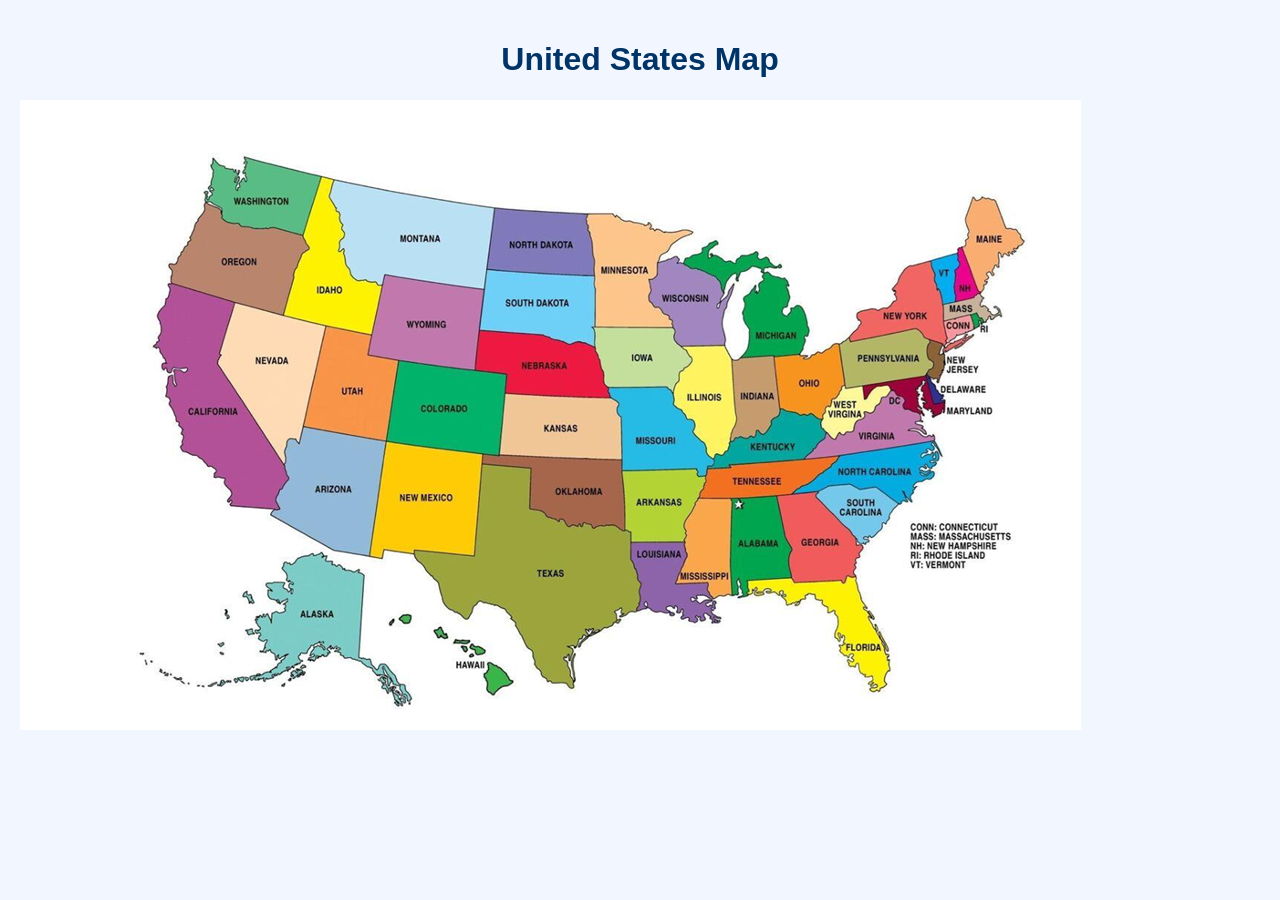
<file: index.html>
<!DOCTYPE html>
<html lang="en">
<head>
    <meta charset="UTF-8">
    <title>USA Interactive Map</title>
    <link rel="stylesheet" href="style.css">
</head>
<body>

<h1>United States Map</h1>

<img src="images/map.png" usemap="#usmap">

<map name="usmap"> 
    <area shape="poly" coords="262,366,197,267,268,378,256,393,258,407,210,404,206,387,203,378,196,378,195,369,186,364,171,354,161,347,161,337,159,328,156,319,151,306,145,295,147,284,153,271,142,269,141,256,135,245,141,229,137,214,145,200,151,180,214,203,196,261" href="california.html" alt="California">
    <area shape="poly" coords="462,364,509,367,509,408,524,414,538,421,547,426,557,424,563,425,569,424,574,429,594,423,609,431,610,458,617,481,620,499,618,511,606,514,596,509,597,521,582,526,573,533,561,544,555,552,551,563,553,575,553,584,546,586,538,583,526,583,521,574,513,565,510,551,503,540,494,523,484,512,474,503,460,500,453,508,450,516,442,516,434,510,424,503,421,495,416,480,405,470,400,461,393,451,453,455" href="texas.html" alt="Texas">
    <area shape="poly" coords="728,479,770,477,774,482,821,480,825,484,828,476,835,476,867,550,869,561,868,569,864,577,866,585,857,589,849,575,839,570,836,560,827,562,824,553,822,542,819,531,816,521,813,509,803,504,794,494,788,493,783,497,776,501,768,504,762,495,752,492,743,491,735,490" href="florida.html" alt="Florida">
    <area shape="poly" coords="895,228,831,241,828,234,838,224,836,215,846,209,858,209,867,206,876,200,874,189,885,167,910,160,917,188,923,205,924,220,926,236,924,242,914,240,905,237" href="newyork.html" alt="New York">
    <area shape="poly" coords="225,58,299,76,282,133,253,126,241,128,231,126,222,125,215,122,202,116,200,105,189,101,191,66,191,58,214,70,217,77,224,78" href="washington.html" alt="Washington">
</map>

</body>
</html>
</file>
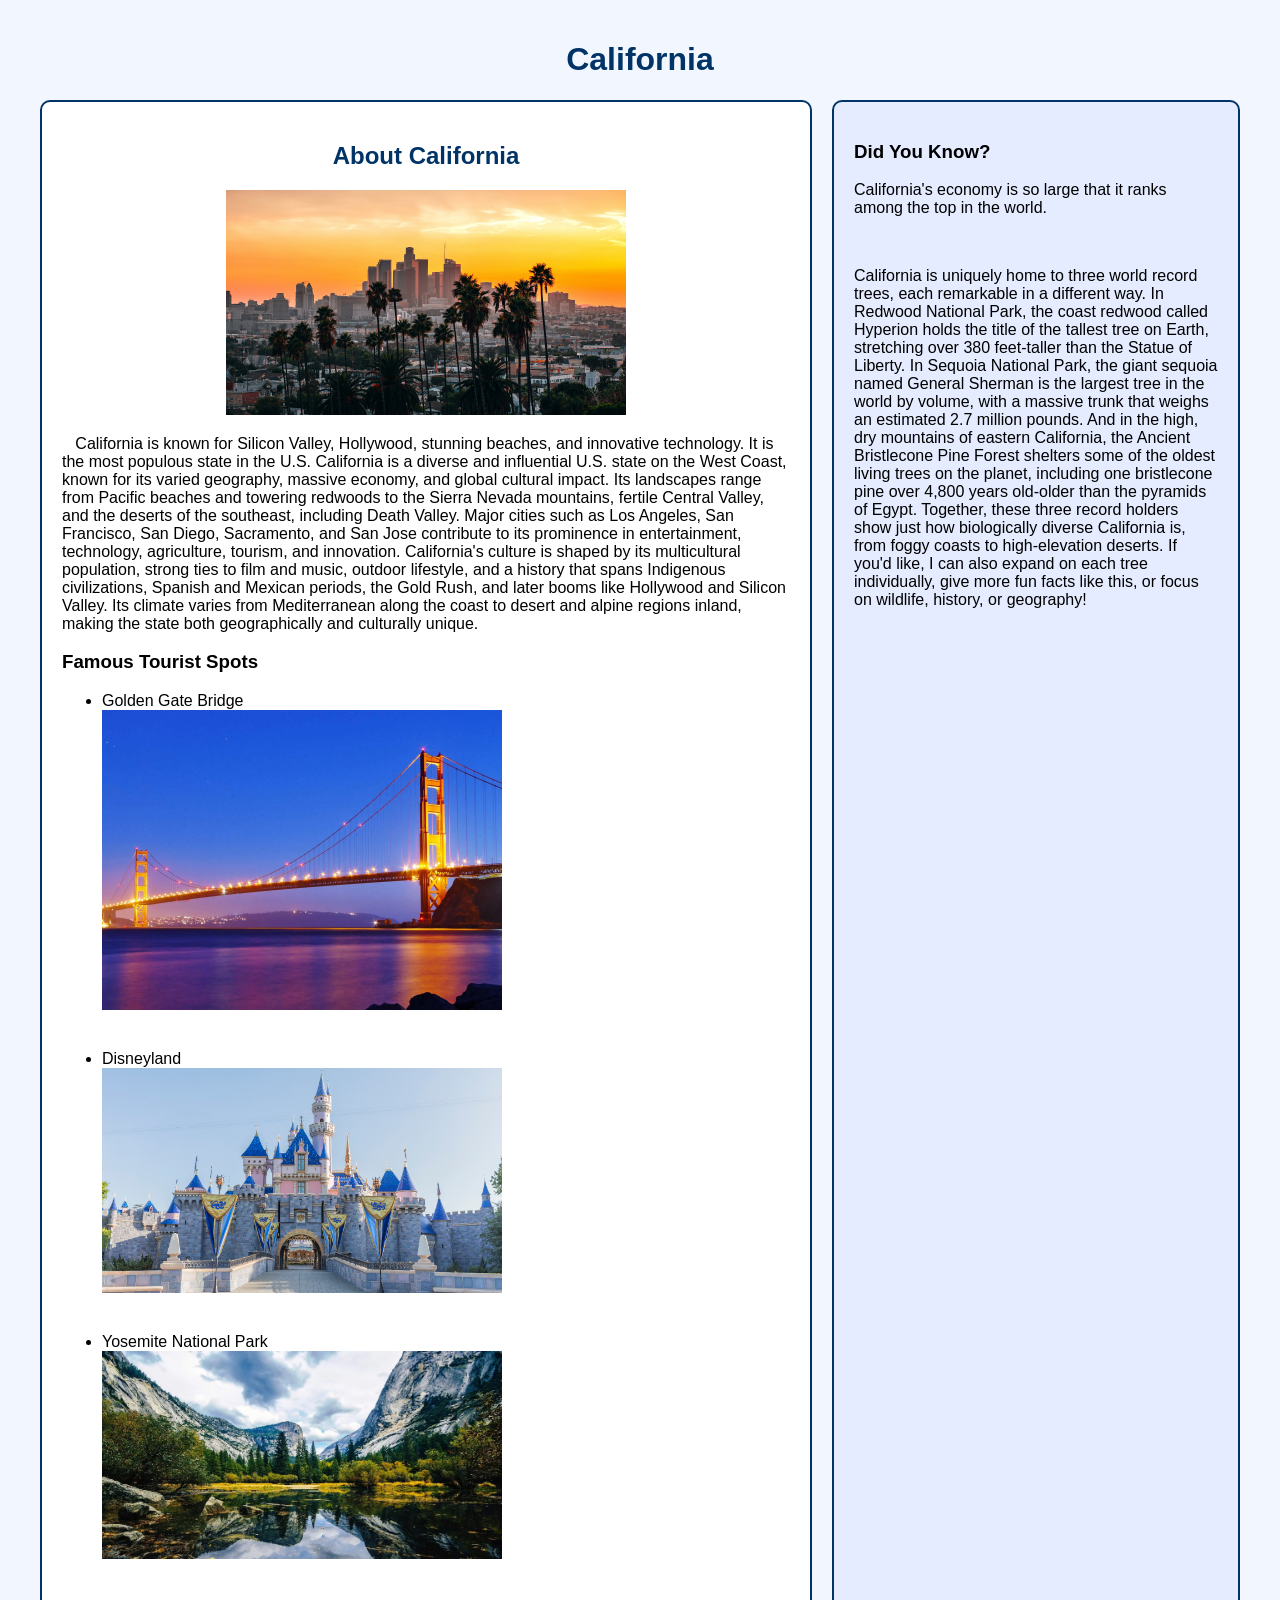
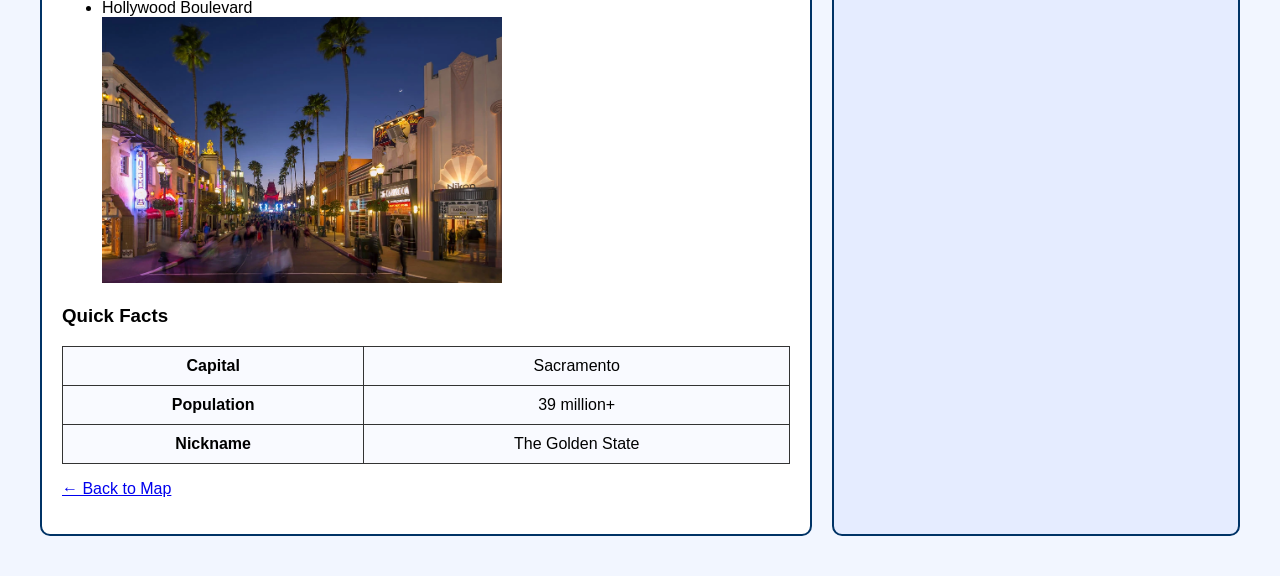
<file: california.html>
<!DOCTYPE html>
<html lang="en">
<head>
    <meta charset="UTF-8">
    <title>California</title>
    <link rel="stylesheet" href="style.css">
</head>
<body>

<h1>California</h1>

<div class="article-container">

    <div class="article">
        <h2>About California</h2>
        <center><img src="images/california.jpg" width="400px"></center>
        <p>
            &nbsp;&nbsp;&nbsp;California is known for Silicon Valley, Hollywood, stunning beaches, and innovative technology.
            It is the most populous state in the U.S. California is a diverse and influential U.S. state on the West Coast, 
            known for its varied geography, massive economy, and global cultural impact. Its landscapes range from Pacific 
            beaches and towering redwoods to the Sierra Nevada mountains, fertile Central Valley, and the deserts of the 
            southeast, including Death Valley. Major cities such as Los Angeles, San Francisco, San Diego, Sacramento, and 
            San Jose contribute to its prominence in entertainment, technology, agriculture, tourism, and innovation. 
            California's culture is shaped by its multicultural population, strong ties to film and music, outdoor lifestyle, 
            and a history that spans Indigenous civilizations, Spanish and Mexican periods, the Gold Rush, and later booms 
            like Hollywood and Silicon Valley. Its climate varies from Mediterranean along the coast to desert and alpine 
            regions inland, making the state both geographically and culturally unique.
        </p>

        <h3>Famous Tourist Spots</h3>
        <ul>
            <li>Golden Gate Bridge</li>
            <img src="images/bridge.webp" width="400px">
            <br>
            <br>
            <br>
            <li>Disneyland</li>
            <img src="images/disneyland.avif" width="400px">
            <br>
            <br>
            <br>
            <li>Yosemite National Park</li>
            <img src="images/yosemite.webp" width="400px">
            <br>
            <br>
            <br>
            <li>Hollywood Boulevard</li>
            <img src="images/hollywood.webp" width="400px">

        </ul>

        <h3>Quick Facts</h3>
        <table>
            <tr><th>Capital</th><td>Sacramento</td></tr>
            <tr><th>Population</th><td>39 million+</td></tr>
            <tr><th>Nickname</th><td>The Golden State</td></tr>
        </table>

        <p><a href="index.html">← Back to Map</a></p>
    </div>

    <div class="sidebar">
        <h3>Did You Know?</h3>
        <p>California's economy is so large that it ranks among the top in the world.</p><br>
        <p>California is uniquely home to three world record trees, each remarkable in a different way.
             In Redwood National Park, the coast redwood called Hyperion holds the title of the
            tallest tree on Earth, stretching over 380 feet-taller than the Statue of Liberty. 
            In Sequoia National Park, the giant sequoia named General Sherman is the largest tree in 
            the world by volume, with a massive trunk that weighs an estimated 2.7 million pounds. 
            And in the high, dry mountains of eastern California, the Ancient Bristlecone Pine Forest 
            shelters some of the oldest living trees on the planet, including one bristlecone pine 
            over 4,800 years old-older than the pyramids of Egypt. Together, these three record holders 
            show just how biologically diverse California is, from foggy coasts to high-elevation deserts.

If you'd like, I can also expand on each tree individually, give more fun facts like this, or focus on wildlife, history, or geography!
</p>
    </div>

</div>

</body>
</html>
</file>
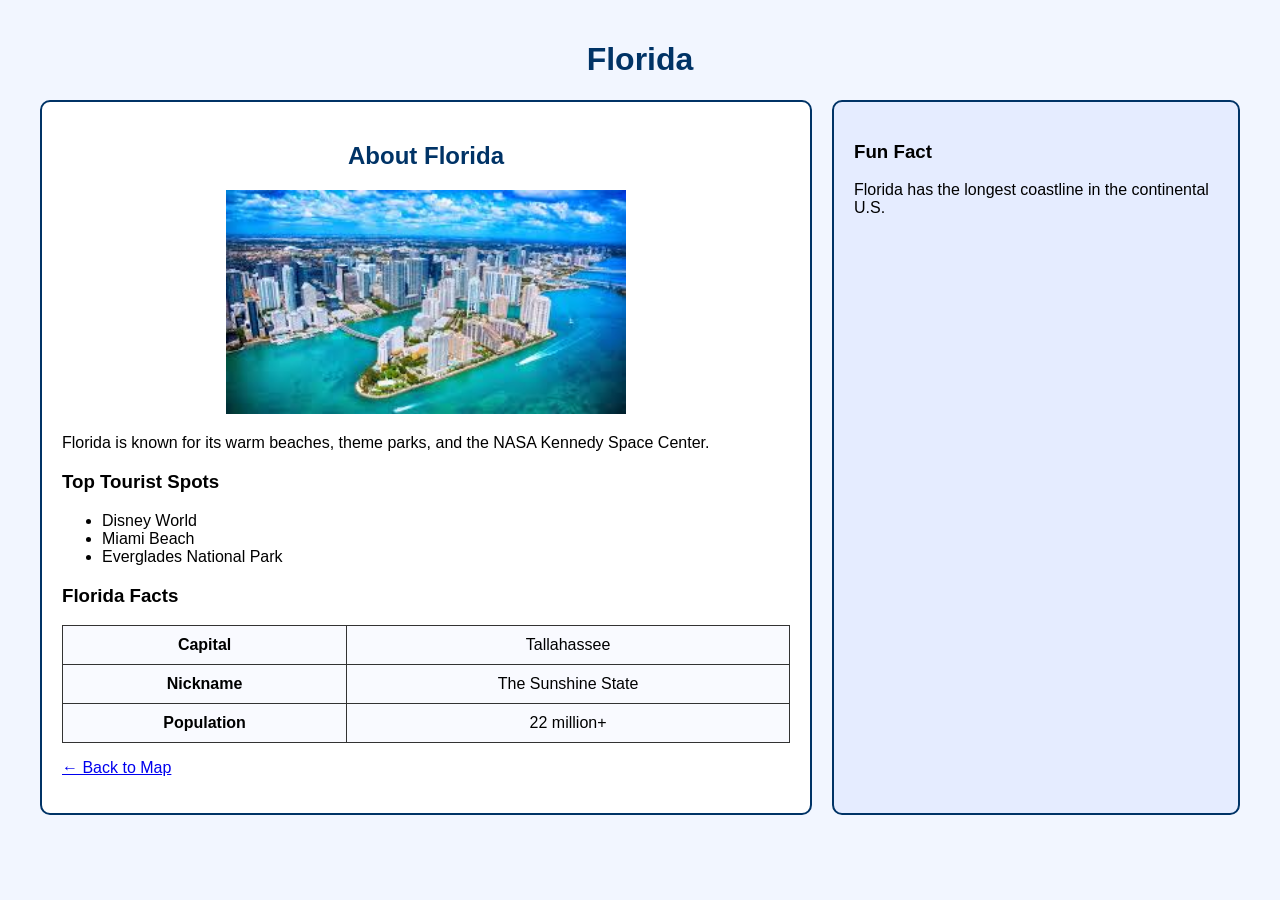
<file: florida.html>
<!DOCTYPE html>
<html lang="en">
<head>
    <meta charset="UTF-8">
    <title>Florida</title>
    <link rel="stylesheet" href="style.css">
</head>
<body>

<h1>Florida</h1>

<div class="article-container">

    <div class="article">
        <h2>About Florida</h2>
        <center><img src="images/florida.jpg" width="400x"></center>
        <p>Florida is known for its warm beaches, theme parks, and the NASA Kennedy Space Center.</p>

        <h3>Top Tourist Spots</h3>
        <ul>
            <li>Disney World</li>
            <li>Miami Beach</li>
            <li>Everglades National Park</li>
        </ul>

        <h3>Florida Facts</h3>
        <table>
            <tr><th>Capital</th><td>Tallahassee</td></tr>
            <tr><th>Nickname</th><td>The Sunshine State</td></tr>
            <tr><th>Population</th><td>22 million+</td></tr>
        </table>

        <p><a href="index.html">← Back to Map</a></p>
    </div>

    <div class="sidebar">
        <h3>Fun Fact</h3>
        <p>Florida has the longest coastline in the continental U.S.</p>
    </div>
</div>
</body>
</html>
</file>
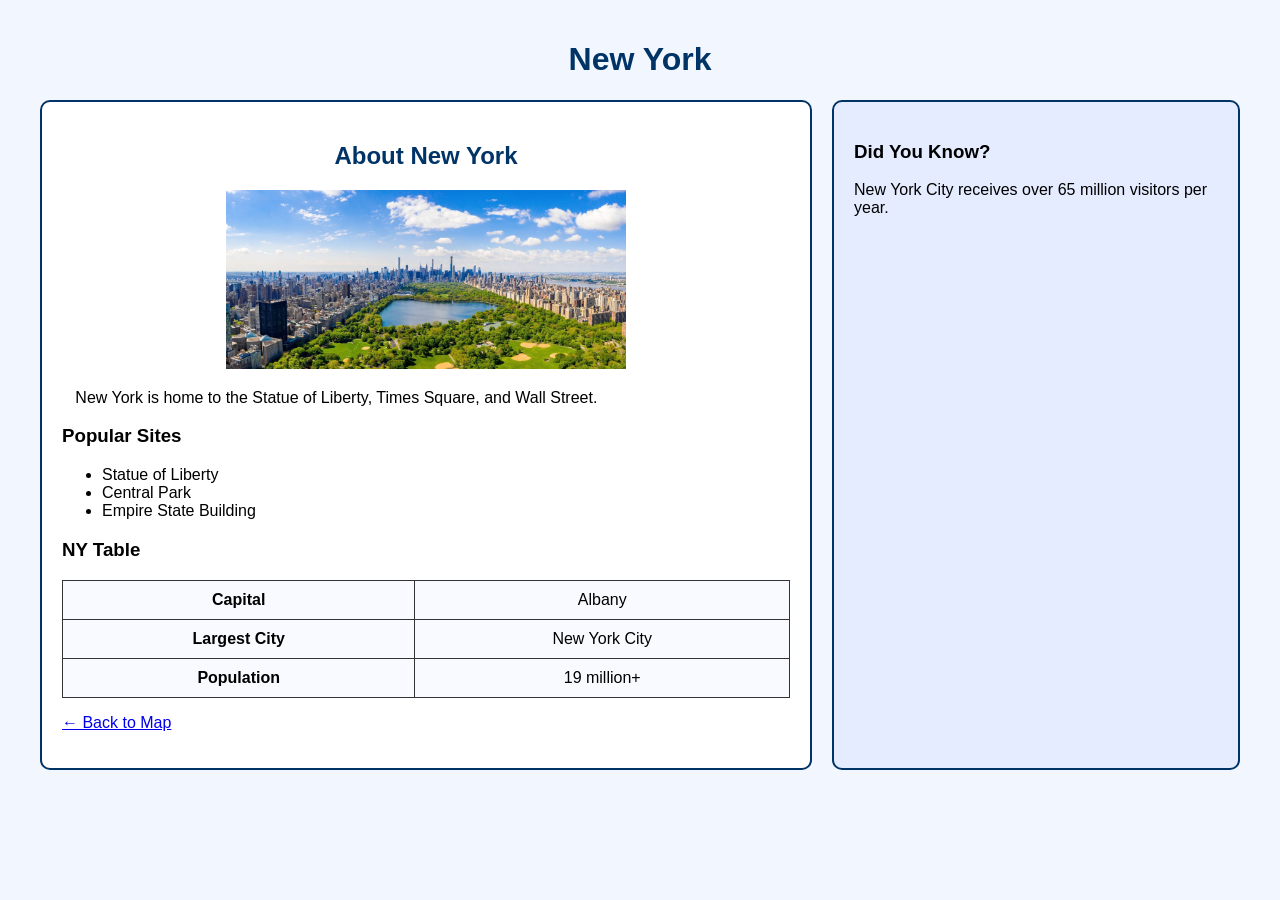
<file: newyork.html>
<!DOCTYPE html>
<html lang="en">
<head>
    <meta charset="UTF-8">
    <title>New York</title>
    <link rel="stylesheet" href="style.css">
</head>
<body>

<h1>New York</h1>

<div class="article-container">
    <div class="article">
        <h2>About New York</h2>
        <center><img src="images/newyork.jpg" width="400px"></center>
        <p>&nbsp;&nbsp;&nbsp;New York is home to the Statue of Liberty, Times Square, and Wall Street.</p>

        <h3>Popular Sites</h3>
        <ul>
            <li>Statue of Liberty</li>
            <li>Central Park</li>
            <li>Empire State Building</li>
        </ul>

        <h3>NY Table</h3>
        <table>
            <tr><th>Capital</th><td>Albany</td></tr>
            <tr><th>Largest City</th><td>New York City</td></tr>
            <tr><th>Population</th><td>19 million+</td></tr>
        </table>

        <p><a href="index.html">← Back to Map</a></p>
    </div>

    <div class="sidebar">
        <h3>Did You Know?</h3>
        <p>New York City receives over 65 million visitors per year.</p>
    </div>
</div>
</body>
</html>
</file>
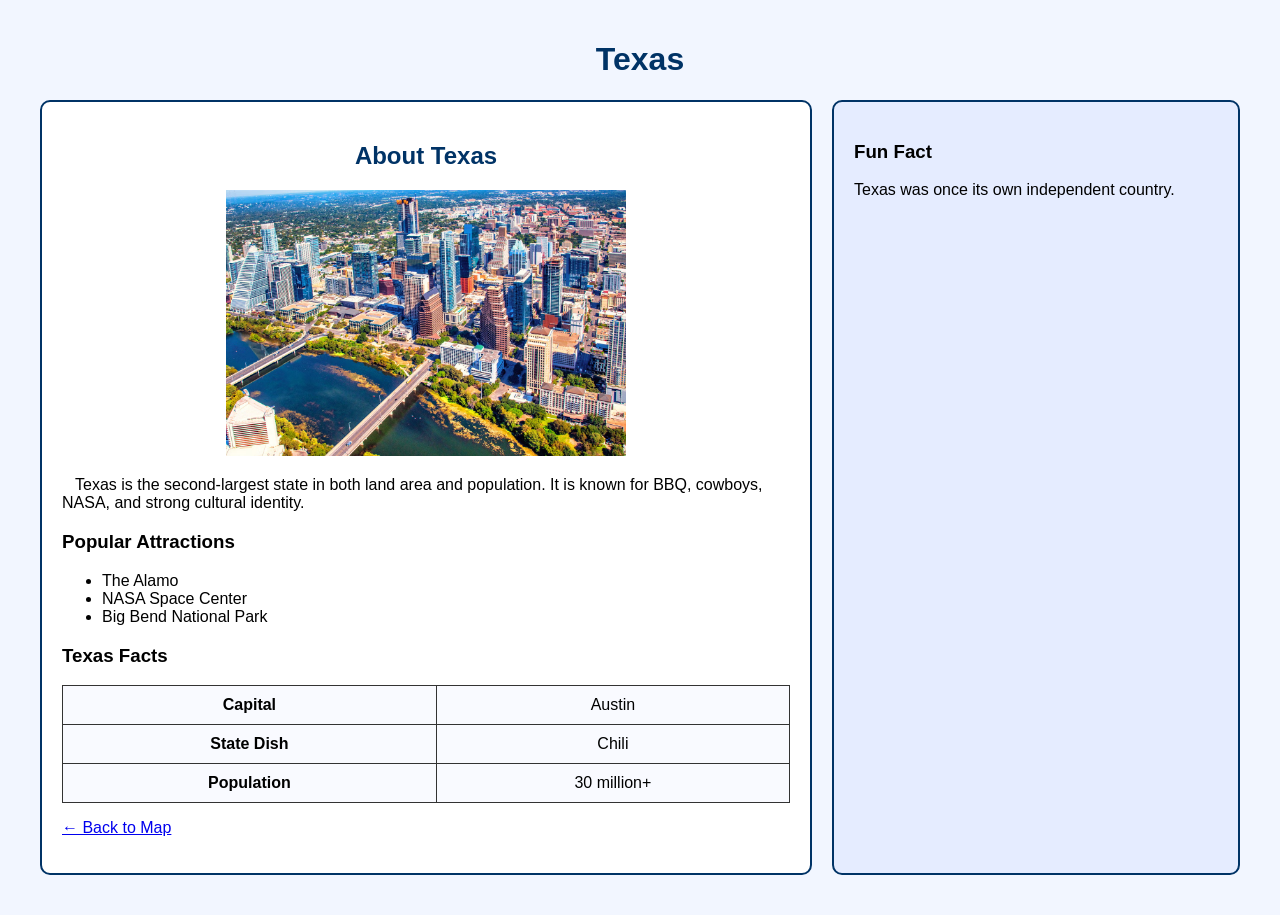
<file: texas.html>
<!DOCTYPE html>
<html lang="en">
<head>
    <meta charset="UTF-8">
    <title>Texas</title>
    <link rel="stylesheet" href="style.css">
</head>
<body>

<h1>Texas</h1>

<div class="article-container">

    <div class="article">
        <h2>About Texas</h2>
        <center><img src="images/texas.avif" width="400px"></center>
        <p>
            &nbsp;&nbsp;&nbsp;Texas is the second-largest state in both land area and population.
            It is known for BBQ, cowboys, NASA, and strong cultural identity.
        </p>

        <h3>Popular Attractions</h3>
        <ul>
            <li>The Alamo</li>
            <li>NASA Space Center</li>
            <li>Big Bend National Park</li>
        </ul>

        <h3>Texas Facts</h3>
        <table>
            <tr><th>Capital</th><td>Austin</td></tr>
            <tr><th>State Dish</th><td>Chili</td></tr>
            <tr><th>Population</th><td>30 million+</td></tr>
        </table>

        <p><a href="index.html">← Back to Map</a></p>
    </div>

    <div class="sidebar">
        <h3>Fun Fact</h3>
        <p>Texas was once its own independent country.</p>
    </div>

</div>

</body>
</html>
</file>
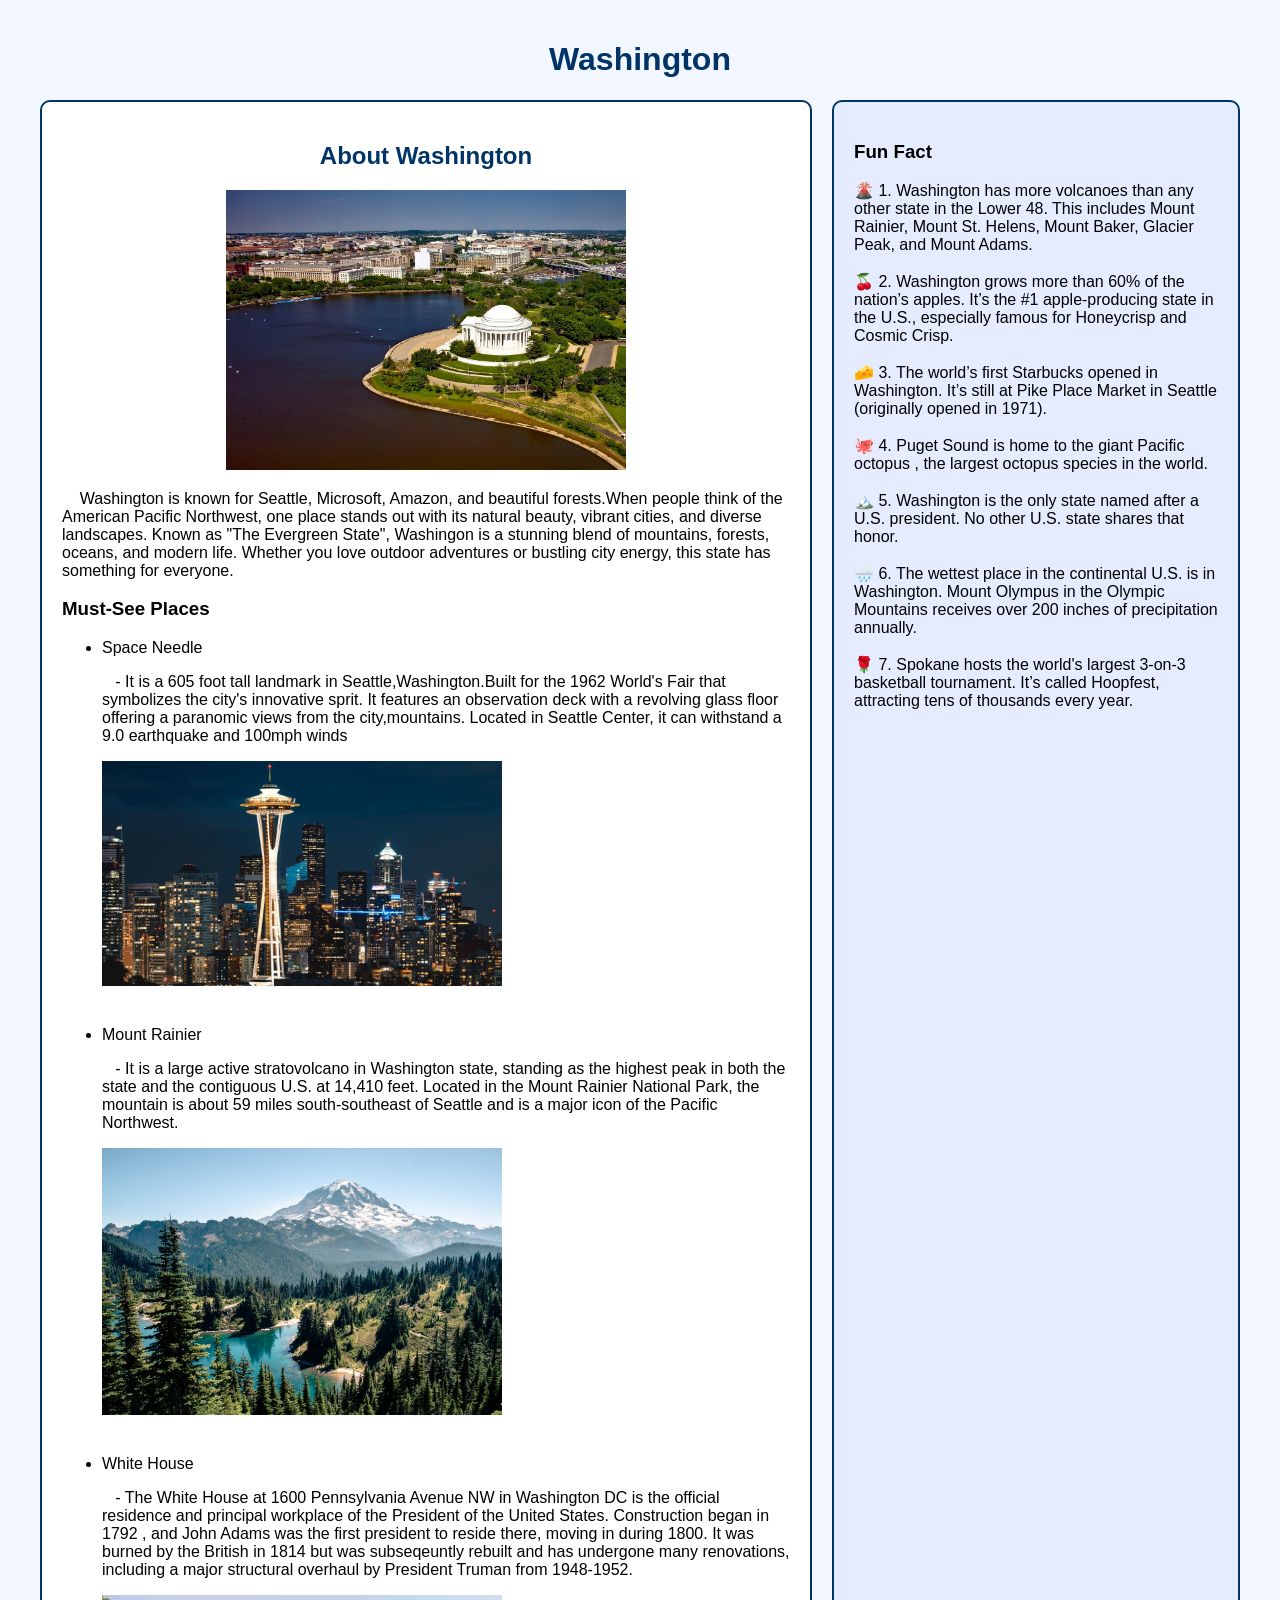
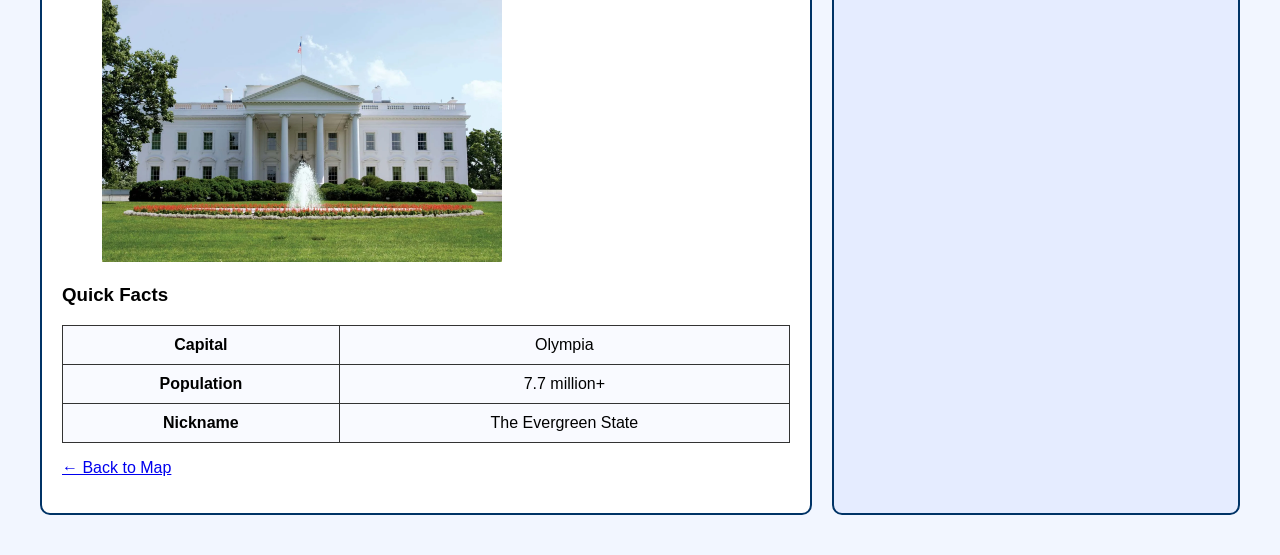
<file: washington.html>
<!DOCTYPE html>
<html lang="en">
<head>
    <meta charset="UTF-8">
    <title>Washington</title>
    <link rel="stylesheet" href="style.css">
</head>
<body>

<h1>Washington</h1>

<div class="article-container">

    <div class="article">
        <h2>About Washington</h2>
        <center><img src="images/washington.jpg" width="400px"></center>
        <p>&nbsp;&nbsp;&nbsp;&nbsp;Washington is known for Seattle, Microsoft, Amazon, and beautiful forests.When people
            think of the American Pacific Northwest, one place stands out with its natural beauty, 
            vibrant cities, and diverse landscapes. Known as "The Evergreen State", Washingon is a
            stunning blend of mountains, forests, oceans, and modern life. Whether you love outdoor
            adventures or bustling city energy, this state has something for everyone.
        </p>

        <h3>Must-See Places</h3>
        <ul>
            <li>Space Needle</li>
            <p>&nbsp;&nbsp;&nbsp;- It is a 605 foot tall landmark in Seattle,Washington.Built for the 1962 World's Fair that symbolizes
                the city's innovative sprit. It features an observation deck with a revolving glass floor offering a 
                paranomic views from the city,mountains. Located in Seattle Center, it can withstand a 9.0 earthquake 
                and 100mph winds
            </p>
            <img src="images/spaceneedle.jpg" width="400px">
            <br>
            <br>
            <br>
            <li>Mount Rainier</li>
            <p>&nbsp;&nbsp;&nbsp;- It is a large active stratovolcano in Washington state, standing as the highest peak in both
                the state and the contiguous U.S. at 14,410 feet. Located in the Mount Rainier National Park, the mountain is
                about 59 miles south-southeast of Seattle and is a major icon of the Pacific Northwest.
            </p>
            <img src="images/mountrainier.jpg" width="400px">
            <br>
            <br>
            <br>
            <li>White House</li>
            <p>&nbsp;&nbsp;&nbsp;- The White House at 1600 Pennsylvania Avenue NW in Washington DC is the official
                residence and principal workplace of the President of the United States. Construction began in 1792
                , and John Adams was the first president to reside there, moving in during 1800. It was burned by 
                the British in 1814 but was subseqeuntly rebuilt and has undergone many renovations, including a major
                structural overhaul by President Truman from 1948-1952.
            </p>
            <img src="images/whitehouse.webp" width="400px">
        </ul>

        <h3>Quick Facts</h3>
        <table>
            <tr><th>Capital</th><td>Olympia</td></tr>
            <tr><th>Population</th><td>7.7 million+</td></tr>
            <tr><th>Nickname</th><td>The Evergreen State</td></tr>
        </table>

        <p><a href="index.html">← Back to Map</a></p>
    </div>

    <div class="sidebar">
        <h3>Fun Fact</h3>
        <p>🌋 1. Washington has more volcanoes than any other state in the Lower 48.
This includes Mount Rainier, Mount St. Helens, Mount Baker, Glacier Peak, and Mount Adams.
<br>
<br>
🍒 2. Washington grows more than 60% of the nation’s apples.
It’s the #1 apple-producing state in the U.S., especially famous for Honeycrisp and Cosmic Crisp.
<br>
<br>
🧀 3. The world’s first Starbucks opened in Washington.
It’s still at Pike Place Market in Seattle (originally opened in 1971).
<br>
<br>
🐙 4. Puget Sound is home to the giant Pacific octopus , the largest octopus species in the world.
<br>
<br>
🏔️ 5. Washington is the only state named after a U.S. president.
No other U.S. state shares that honor.
<br>
<br>
🌧️ 6. The wettest place in the continental U.S. is in Washington.
Mount Olympus in the Olympic Mountains receives over 200 inches of precipitation annually.
<br>
<br>
🌹 7. Spokane hosts the world's largest 3-on-3 basketball tournament.
It’s called Hoopfest, attracting tens of thousands every year.</p>
    </div>

</div>
</body>
</html>
</file>
<file: style.css>
body {
    font-family: Arial, sans-serif;
    background: #f2f6ff;
    margin: 0;
    padding: 20px;
}

h1, h2 {
    text-align: center;
    color: #003366;
}

.map-img {
    width: 90%;
    display: block;
    margin: auto;
    border: 3px solid #003366;
}

.article-container {
    display: flex;
    gap: 20px;
    margin: 20px;
}

.article {
    flex: 2;
    background: white;
    padding: 20px;
    border-radius: 10px;
    border: 2px solid #003366;
}

.sidebar {
    flex: 1;
    background: #e5ecff;
    padding: 20px;
    border-radius: 10px;
    border: 2px solid #003366;
}


table {
    width: 100%;
    border-collapse: collapse;
    margin-top: 10px;
}

table, th, td {
    border: 1px solid #333;
}

th, td {
    padding: 10px;
    text-align: center;
    background: #f9faff;
}
</file>
